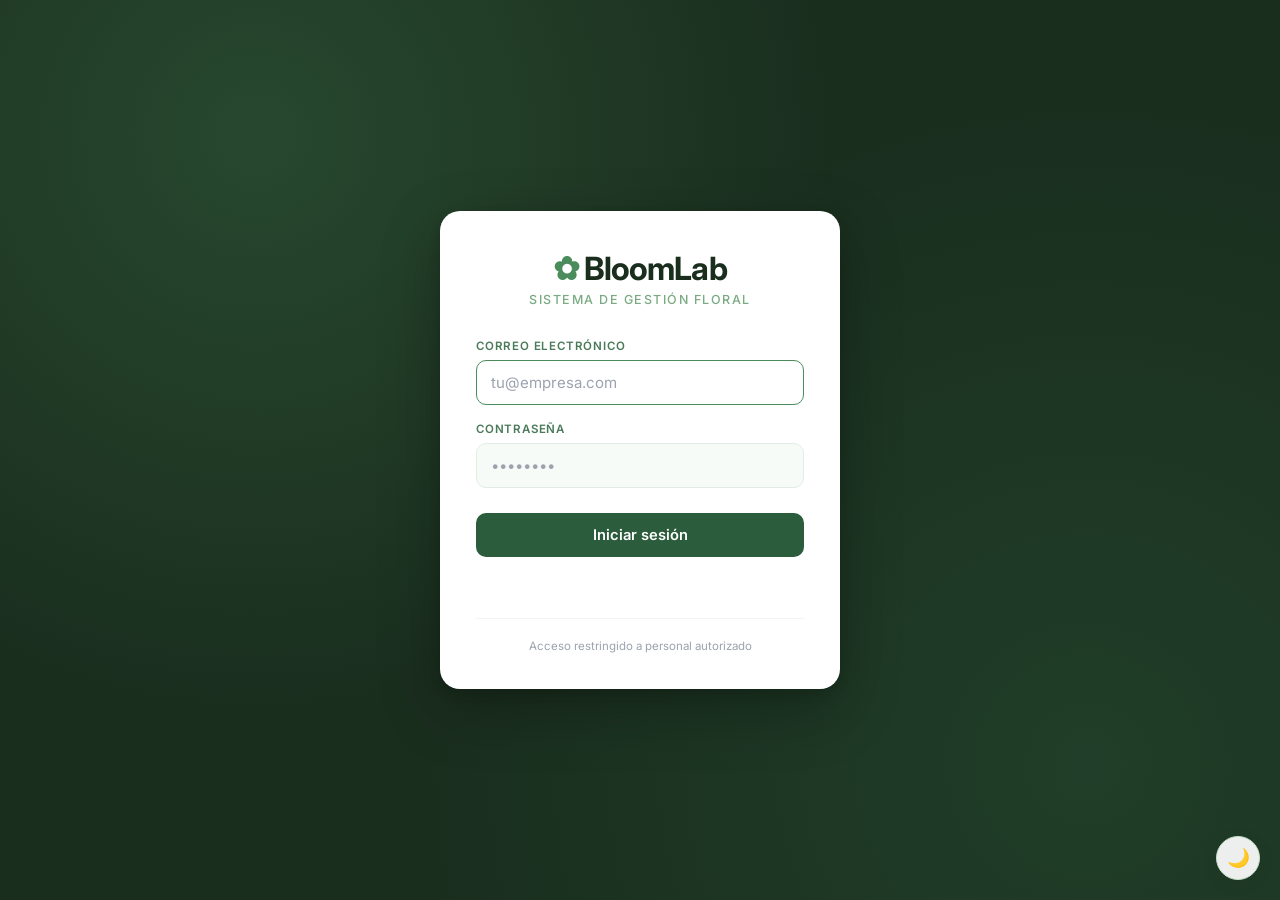
<file: app/frontend/login.html>
<!DOCTYPE html>
<html lang="es">

<head>
    <meta charset="UTF-8">
    <meta name="viewport" content="width=device-width, initial-scale=1.0">
    <title>Iniciar sesión — BloomLab</title>
    <link rel="preconnect" href="https://fonts.googleapis.com">
    <link rel="preconnect" href="https://fonts.gstatic.com" crossorigin>
    <link href="https://fonts.googleapis.com/css2?family=Inter:wght@300;400;500;600;700&display=swap" rel="stylesheet">
    <style>
        /* ═══════════════════════════════════════════
           Login — CSS propio de la pantalla.
           No depende de estilos.css ni module.css:
           es la única página fuera del layout de módulos.
           ═══════════════════════════════════════════ */

        * {
            margin: 0;
            padding: 0;
            box-sizing: border-box;
        }

        body {
            min-height: 100vh;
            display: flex;
            align-items: center;
            justify-content: center;
            padding: 1.5rem;
            font-family: 'Inter', -apple-system, BlinkMacSystemFont,
                         'Segoe UI', sans-serif;
            background: #1a2e1e;
            background-image:
                radial-gradient(circle at 20% 15%,
                    rgba(74, 140, 92, 0.28) 0%, transparent 45%),
                radial-gradient(circle at 85% 85%,
                    rgba(43, 92, 60, 0.35) 0%, transparent 50%);
            color: #1a2e1e;
        }

        .login-card {
            width: 100%;
            max-width: 400px;
            background: #ffffff;
            border-radius: 20px;
            padding: 2.5rem 2.25rem 2.25rem;
            box-shadow:
                0 4px 12px rgba(0, 0, 0, 0.12),
                0 20px 60px rgba(0, 0, 0, 0.28);
        }

        .brand {
            text-align: center;
            margin-bottom: 2rem;
        }

        .brand-logo {
            font-size: 2rem;
            font-weight: 700;
            color: #1a2e1e;
            letter-spacing: -0.03em;
            line-height: 1.1;
        }

        .brand-flor {
            color: #4a8c5c;
            margin-right: 0.15em;
        }

        .brand-sub {
            margin-top: 0.4rem;
            font-size: 0.78rem;
            font-weight: 500;
            color: #7aaa82;
            text-transform: uppercase;
            letter-spacing: 0.12em;
        }

        .form-group {
            display: flex;
            flex-direction: column;
            gap: 0.4rem;
            margin-bottom: 1.1rem;
        }

        .form-label {
            font-size: 0.72rem;
            font-weight: 600;
            color: #4a7a5a;
            text-transform: uppercase;
            letter-spacing: 0.07em;
        }

        .form-input {
            width: 100%;
            padding: 0.75rem 0.9rem;
            font-family: inherit;
            font-size: 0.94rem;
            color: #1a2e1e;
            background: #f7fbf7;
            border: 1.5px solid #e2ede5;
            border-radius: 10px;
            outline: none;
            transition: border-color 0.15s ease, background 0.15s ease;
        }

        .form-input:focus {
            border-color: #4a8c5c;
            background: #ffffff;
        }

        .form-input::placeholder {
            color: #9ca3af;
        }

        .btn {
            width: 100%;
            margin-top: 0.5rem;
            padding: 0.8rem 1rem;
            font-family: inherit;
            font-size: 0.92rem;
            font-weight: 600;
            color: #ffffff;
            background: #2b5c3c;
            border: none;
            border-radius: 10px;
            cursor: pointer;
            transition: background 0.15s ease, transform 0.1s ease;
        }

        .btn:hover:not(:disabled) {
            background: #1a2e1e;
        }

        .btn:active:not(:disabled) {
            transform: translateY(1px);
        }

        .btn:disabled {
            background: #7aaa82;
            cursor: not-allowed;
        }

        .error-msg {
            min-height: 1.2rem;
            margin-top: 0.9rem;
            font-size: 0.83rem;
            font-weight: 500;
            color: #be123c;
            text-align: center;
        }

        .pie {
            margin-top: 1.75rem;
            padding-top: 1.25rem;
            border-top: 1px solid #f0f5f0;
            font-size: 0.72rem;
            color: #9ca3af;
            text-align: center;
        }
    </style>
    <link rel="stylesheet" href="css/ui.css?v=20261120">
    <link rel="stylesheet" href="css/dark.css?v=20261120">
    <script src="js/theme.js?v=20261120"></script>
</head>

<body>

    <main class="login-card">

        <div class="brand">
            <div class="brand-logo">
                <span class="brand-flor">&#10047;</span>BloomLab
            </div>
            <div class="brand-sub">Sistema de Gestión Floral</div>
        </div>

        <div class="form-group">
            <label class="form-label" for="email">Correo electrónico</label>
            <input
                type="email"
                id="email"
                class="form-input"
                placeholder="tu@empresa.com"
                autocomplete="username"
                autofocus
            >
        </div>

        <div class="form-group">
            <label class="form-label" for="password">Contraseña</label>
            <input
                type="password"
                id="password"
                class="form-input"
                placeholder="••••••••"
                autocomplete="current-password"
            >
        </div>

        <button class="btn" id="btn-login" onclick="iniciarSesion()">
            Iniciar sesión
        </button>

        <div class="error-msg" id="error-msg"></div>

        <div class="pie">Acceso restringido a personal autorizado</div>

    </main>

    <script src="auth.js?v=20261120"></script>
    <script src="config.js?v=20261120"></script>
    <script src="js/ui.js?v=20261120"></script>
    <script src="js/login.js?v=20261120"></script>

</body>

</html>
</file>
<file: app/frontend/css/ui.css>
/* ============================================================
   BloomLab · Avisos, ventanas y tablas interactivas (js/ui.js, js/tabla.js)
   ============================================================ */

/* ── Avisos ── */
.ui-avisos {
    position: fixed;
    top: 1rem;
    right: 1rem;
    z-index: 3000;
    display: flex;
    flex-direction: column;
    gap: 0.6rem;
    width: min(380px, calc(100vw - 2rem));
}

.ui-aviso {
    display: flex;
    align-items: flex-start;
    gap: 0.6rem;
    padding: 0.8rem 0.9rem;
    border-radius: 12px;
    border: 1.5px solid #c5dfc9;
    background: #ffffff;
    color: #1a2e1e;
    font-size: 0.88rem;
    line-height: 1.4;
    box-shadow: 0 10px 30px rgba(26, 46, 30, 0.16);
    animation: ui-entrar 0.18s ease-out;
}

.ui-aviso-error { border-color: #fecdd3; background: #fff1f2; color: #9f1239; }
.ui-aviso-ok    { border-color: #6ee7b7; background: #ecfdf5; color: #065f46; }
.ui-aviso-info  { border-color: #bfdbfe; background: #eff6ff; color: #1e3a8a; }

.ui-aviso-texto { flex: 1; }
.ui-aviso-icono { line-height: 1.35; }

.ui-aviso-cerrar {
    border: none;
    background: none;
    font-size: 1.2rem;
    line-height: 1;
    cursor: pointer;
    color: inherit;
    opacity: 0.6;
    padding: 0 0.2rem;
}
.ui-aviso-cerrar:hover { opacity: 1; }

.ui-saliendo { opacity: 0; transform: translateY(-6px); transition: all 0.2s ease; }

@keyframes ui-entrar {
    from { opacity: 0; transform: translateY(-8px); }
    to   { opacity: 1; transform: none; }
}

/* ── Ventana modal ── */
.ui-modal-fondo {
    position: fixed;
    inset: 0;
    z-index: 2500;
    display: flex;
    align-items: center;
    justify-content: center;
    padding: 1rem;
    background: rgba(15, 26, 18, 0.45);
    animation: ui-aparecer 0.15s ease-out;
}

@keyframes ui-aparecer { from { opacity: 0; } to { opacity: 1; } }

.ui-modal {
    width: min(440px, 100%);
    max-height: calc(100vh - 2rem);
    overflow-y: auto;
    padding: 1.5rem;
    background: #ffffff;
    border-radius: 16px;
    box-shadow: 0 20px 60px rgba(0, 0, 0, 0.25);
}

.ui-modal-ancho { width: min(600px, 100%); }

.ui-modal-titulo {
    margin: 0 0 0.6rem;
    font-size: 1.1rem;
    color: #1a2e1e;
}

.ui-modal-mensaje {
    margin: 0 0 1.2rem;
    font-size: 0.9rem;
    line-height: 1.5;
    color: #374151;
    white-space: pre-line;
}

.ui-form-grid { padding: 0.25rem 0 0; }

.ui-area { resize: vertical; min-height: 4.5rem; }

.ui-form-error {
    min-height: 1.2rem;
    margin: 0.5rem 0 0;
    font-size: 0.84rem;
    font-weight: 500;
    color: #be123c;
}

.ui-invalido { border-color: #fb7185 !important; box-shadow: 0 0 0 3px rgba(251, 113, 133, 0.15) !important; }

.ui-modal-acciones {
    display: flex;
    justify-content: flex-end;
    gap: 0.6rem;
    margin-top: 0.75rem;
}

/* ── Barra de búsqueda de tablas ── */
.tabla-herramientas {
    display: flex;
    align-items: center;
    flex-wrap: wrap;
    gap: 0.75rem;
    padding: 1rem 1.5rem;
}

.tabla-herramientas .search-bar {
    flex: 1 1 280px;
    margin: 0;
}

.tabla-conteo {
    font-size: 0.8rem;
    font-weight: 600;
    color: #4a7a5a;
    white-space: nowrap;
}

/* ── Tabla con columnas fijas ──
   El mismo relleno en encabezado y celdas, en cualquier ancho de pantalla,
   para que cada título quede sobre su columna. */
.tabla-interactiva {
    table-layout: fixed;
}

.tabla-interactiva thead th {
    padding: 0 !important;
    vertical-align: middle;
}

.tabla-interactiva tbody td:not(.tabla-vacia) {
    padding: 0.7rem 0.75rem !important;
    overflow-wrap: anywhere;
}

.tabla-interactiva .col-der {
    text-align: right;
    white-space: nowrap;
}

.tabla-interactiva .col-nowrap {
    white-space: nowrap;
}

.tabla-interactiva .badge,
.tabla-interactiva .cat-chip {
    max-width: 100%;
    white-space: normal;
    text-align: center;
    line-height: 1.25;
}

/* Tres o cuatro botones en un solo renglón */
.tabla-interactiva .action-cell {
    display: flex;
    flex-wrap: nowrap;
    gap: 0.25rem;
    align-items: center;
}

.tabla-interactiva .action-cell .btn-sm {
    padding: 0.3rem 0.5rem;
    font-size: 0.74rem;
}

.tabla-vacia {
    padding: 1.6rem 1.25rem;
    text-align: center;
    color: #6b7280;
    font-size: 0.86rem;
}

/* ── Encabezados con orden y filtro ── */
.th-fijo {
    display: block;
    padding: 0.75rem;
}

.th-derecha .th-fijo {
    text-align: right;
}

.th-boton {
    display: flex;
    align-items: center;
    gap: 0.35rem;
    width: 100%;
    padding: 0.75rem;
    border: none;
    background: none;
    font: inherit;
    line-height: 1.25;
    color: inherit;
    text-transform: inherit;
    letter-spacing: inherit;
    cursor: pointer;
    text-align: left;
    white-space: normal;
}

/* Montos: el título termina donde terminan las cifras */
.th-derecha .th-boton {
    flex-direction: row-reverse;
    text-align: right;
    white-space: nowrap;
}

.th-boton:hover { background: rgba(74, 140, 92, 0.08); }

.th-indicador { font-size: 0.65rem; }

.th-embudo {
    margin-left: auto;
    font-size: 0.7rem;
    opacity: 0.45;
}

.th-boton:hover .th-embudo { opacity: 0.9; }
.th-filtrado .th-embudo { opacity: 1; color: #2b5c3c; font-weight: 700; }

/* ── Panel de una columna ── */
.tabla-panel {
    position: absolute;
    z-index: 2000;
    box-sizing: border-box;
    width: 260px;
    padding: 0.5rem;
    background: #ffffff;
    border: 1.5px solid #d1e8d7;
    border-radius: 12px;
    box-shadow: 0 12px 32px rgba(26, 46, 30, 0.18);
    font-size: 0.85rem;
    color: #1a2e1e;
}

.tabla-panel-orden {
    display: block;
    width: 100%;
    padding: 0.5rem 0.6rem;
    border: none;
    border-radius: 8px;
    background: none;
    font: inherit;
    color: inherit;
    text-align: left;
    cursor: pointer;
}

.tabla-panel-orden:hover { background: #eef7f0; }

.tabla-panel-sep {
    height: 1px;
    margin: 0.4rem 0;
    background: #e2ede5;
}

.tabla-panel-titulo {
    padding: 0.2rem 0.6rem 0.4rem;
    font-size: 0.7rem;
    font-weight: 700;
    text-transform: uppercase;
    letter-spacing: 0.06em;
    color: #4a7a5a;
}

.tabla-panel-buscar { margin-bottom: 0.4rem; padding: 0.45rem 0.7rem; }

.tabla-panel-todos,
.tabla-panel-valor {
    display: flex;
    align-items: center;
    gap: 0.5rem;
    padding: 0.3rem 0.6rem;
    border-radius: 6px;
    cursor: pointer;
}

.tabla-panel-valor:hover,
.tabla-panel-todos:hover { background: #f3faf4; }

.tabla-panel-valor[hidden] { display: none; }

.tabla-panel-lista {
    max-height: 210px;
    overflow-y: auto;
    border: 1px solid #e2ede5;
    border-radius: 8px;
    margin-top: 0.2rem;
}

.tabla-panel-valor span:first-of-type {
    flex: 1;
    overflow: hidden;
    text-overflow: ellipsis;
    white-space: nowrap;
}

.tabla-panel-num { font-size: 0.72rem; color: #9ca3af; }

/* Uno sobre otro: un campo de fecha no cabe a media anchura del panel */
.tabla-panel-rango {
    display: grid;
    grid-template-columns: minmax(0, 1fr);
    gap: 0.5rem;
    padding: 0 0.3rem;
}

.tabla-panel-rango label {
    display: flex;
    flex-direction: column;
    gap: 0.25rem;
    font-size: 0.72rem;
    font-weight: 600;
    color: #4a7a5a;
}

.tabla-panel-rango .form-input {
    box-sizing: border-box;
    width: 100%;
    min-width: 0;
    padding: 0.45rem 0.6rem;
}

.tabla-panel-acciones {
    display: flex;
    justify-content: flex-end;
    gap: 0.5rem;
    margin-top: 0.6rem;
}

/* Los botones con display propio no deben ignorar el atributo hidden */
.tabla-herramientas [hidden] { display: none !important; }
</file>
<file: app/frontend/css/dark.css>
/* ============================================================
   BloomLab · Modo oscuro
   Se activa con html[data-theme="dark"] (ver js/theme.js).
   Cada regla repite el selector original con el prefijo del tema
   para ganar en especificidad sin importar el orden de carga.
   ============================================================ */

/* ── Paleta ── */
html[data-theme="dark"] {
    --bl-bg:          #0f1a12;
    --bl-bg-2:        #13201a;
    --bl-surface:     #18241c;
    --bl-surface-2:   #1f2d24;
    --bl-surface-3:   #26362c;
    --bl-border:      #2a3b30;
    --bl-border-2:    #35503d;
    --bl-text:        #e6efe8;
    --bl-text-2:      #c3d2c7;
    --bl-muted:       #9fb3a5;
    --bl-faint:       #6b7f71;
    --bl-accent:      #6fbf85;
    --bl-accent-2:    #8fd1a0;
    --bl-accent-deep: #4a8c5c;

    color-scheme: dark;
    background: var(--bl-bg);
}

/* ── Botón flotante de tema (ambos modos) ── */
.theme-toggle {
    position: fixed;
    right: 1.25rem;
    bottom: 1.25rem;
    width: 44px;
    height: 44px;
    border-radius: 50%;
    border: 1.5px solid #c5dfc9;
    background: rgba(255, 255, 255, 0.92);
    color: #2b5c3c;
    font-size: 1.15rem;
    line-height: 1;
    cursor: pointer;
    display: flex;
    align-items: center;
    justify-content: center;
    box-shadow: 0 4px 14px rgba(26, 46, 30, 0.18);
    z-index: 900;
    transition: transform 0.15s ease, background 0.15s ease, border-color 0.15s ease;
}

.theme-toggle:hover {
    transform: translateY(-2px);
    border-color: #9dc9a5;
}

.theme-toggle:active {
    transform: scale(0.95);
}

html[data-theme="dark"] .theme-toggle {
    background: var(--bl-surface-2);
    border-color: var(--bl-border-2);
    color: #fcd34d;
    box-shadow: 0 4px 14px rgba(0, 0, 0, 0.45);
}

/* ============================================================
   estilos.css
   ============================================================ */

html[data-theme="dark"] body {
    background: var(--bl-bg);
    color: var(--bl-text);
}

html[data-theme="dark"] th,
html[data-theme="dark"] td {
    border-color: var(--bl-border);
}

html[data-theme="dark"] th {
    background-color: var(--bl-surface-2);
}

html[data-theme="dark"] .search-bar {
    background: var(--bl-surface-2);
    border-color: var(--bl-border);
    color: var(--bl-muted);
}

html[data-theme="dark"] .search-input {
    color: var(--bl-text);
}

html[data-theme="dark"] .search-input::placeholder {
    color: var(--bl-faint);
}

/* ============================================================
   home.css
   ============================================================ */

html[data-theme="dark"] .home-page {
    background: linear-gradient(160deg, #0f1a12 0%, #13201a 55%, #101c14 100%);
}

html[data-theme="dark"] .brand-name {
    background: linear-gradient(135deg, #8fd1a0 0%, #6fbf85 60%, #a7d3b0 100%);
    -webkit-background-clip: text;
    background-clip: text;
}

html[data-theme="dark"] .brand-tagline {
    color: var(--bl-muted);
}

html[data-theme="dark"] .menu-title {
    color: var(--bl-text);
}

html[data-theme="dark"] .menu-subtitle {
    color: var(--bl-faint);
}

html[data-theme="dark"] .menu-card {
    background: var(--bl-surface);
    border-color: var(--bl-border);
    box-shadow: 0 1px 3px rgba(0, 0, 0, 0.3), 0 4px 12px rgba(0, 0, 0, 0.25);
}

html[data-theme="dark"] .menu-card:hover {
    border-color: var(--bl-accent-deep);
    box-shadow: 0 4px 8px rgba(0, 0, 0, 0.3), 0 12px 28px rgba(0, 0, 0, 0.4);
}

html[data-theme="dark"] .card-icon,
html[data-theme="dark"] .page-icon {
    background: linear-gradient(135deg, #24382a 0%, #1d2f22 100%);
    box-shadow: inset 0 1px 2px rgba(255, 255, 255, 0.05);
}

html[data-theme="dark"] .card-title {
    color: var(--bl-text);
}

html[data-theme="dark"] .card-desc {
    color: var(--bl-muted);
}

html[data-theme="dark"] .card-arrow {
    color: var(--bl-faint);
}

html[data-theme="dark"] .menu-card:hover .card-arrow {
    color: var(--bl-accent);
}

html[data-theme="dark"] .home-footer {
    color: var(--bl-faint);
}

/* Chip de sesión (index.html) */
html[data-theme="dark"] .user-chip {
    background: var(--bl-surface-2);
    border-color: var(--bl-border-2);
    box-shadow: 0 2px 8px rgba(0, 0, 0, 0.35);
}

html[data-theme="dark"] .user-chip span {
    color: var(--bl-text);
}

html[data-theme="dark"] .user-chip button {
    background: var(--bl-accent-deep);
}

html[data-theme="dark"] .user-chip button:hover {
    background: var(--bl-accent);
    color: #0f1a12;
}

/* Calendario */
html[data-theme="dark"] .cal-section {
    background: var(--bl-surface);
    border-color: var(--bl-border);
    box-shadow: 0 1px 4px rgba(0, 0, 0, 0.3);
}

html[data-theme="dark"] .cal-title,
html[data-theme="dark"] .cal-mes {
    color: var(--bl-text);
}

html[data-theme="dark"] .cal-btn {
    background: var(--bl-surface-2);
    border-color: var(--bl-border);
    color: var(--bl-text);
}

html[data-theme="dark"] .cal-btn:hover {
    background: var(--bl-surface-3);
}

html[data-theme="dark"] .cal-link-ver-todos {
    color: var(--bl-accent);
}

html[data-theme="dark"] .cal-dia-header {
    color: var(--bl-faint);
}

html[data-theme="dark"] .cal-celda {
    background: var(--bl-surface);
    border-color: var(--bl-border);
}

html[data-theme="dark"] .cal-celda:hover {
    background: var(--bl-surface-2);
}

html[data-theme="dark"] .cal-vacio {
    background: transparent;
    border-color: transparent;
}

html[data-theme="dark"] .cal-hoy {
    background: #1b3324;
    border-color: var(--bl-accent-deep);
}

html[data-theme="dark"] .cal-num {
    color: var(--bl-text-2);
}

html[data-theme="dark"] .cal-hoy .cal-num {
    color: var(--bl-accent-2);
}

/* Colores por estatus (leyenda y chips del calendario) */
html[data-theme="dark"] .estatus-cotizacion {
    background: rgba(96, 165, 250, 0.16);
    color: #93c5fd;
    border-color: #60a5fa;
}

html[data-theme="dark"] .estatus-confirmado {
    background: rgba(52, 211, 153, 0.16);
    color: #6ee7b7;
    border-color: #34d399;
}

html[data-theme="dark"] .estatus-pendiente {
    background: rgba(251, 191, 36, 0.16);
    color: #fcd34d;
    border-color: #fbbf24;
}

html[data-theme="dark"] .estatus-cancelado {
    background: rgba(248, 113, 113, 0.16);
    color: #fca5a5;
    border-color: #f87171;
}

/* ============================================================
   module.css
   ============================================================ */

html[data-theme="dark"] .module-page {
    background: linear-gradient(160deg, #0f1a12 0%, #13201a 55%, #101c14 100%);
    color: var(--bl-text);
}

html[data-theme="dark"] .back-link {
    color: var(--bl-accent);
}

html[data-theme="dark"] .back-link:hover {
    color: var(--bl-accent-2);
}

html[data-theme="dark"] .page-title {
    background: linear-gradient(135deg, #8fd1a0 0%, #6fbf85 100%);
    -webkit-background-clip: text;
    background-clip: text;
}

html[data-theme="dark"] .page-subtitle {
    color: var(--bl-muted);
}

html[data-theme="dark"] .card {
    background: var(--bl-surface);
    border-color: var(--bl-border);
    box-shadow: 0 1px 3px rgba(0, 0, 0, 0.3), 0 4px 16px rgba(0, 0, 0, 0.28);
}

html[data-theme="dark"] .card-head {
    border-bottom-color: var(--bl-border);
}

html[data-theme="dark"] .card-head .card-title {
    color: var(--bl-text);
}

html[data-theme="dark"] .card-head .card-subtitle {
    color: var(--bl-muted);
}

/* Tablas (compartidas y específicas por página) */
html[data-theme="dark"] .module-table thead th,
html[data-theme="dark"] #tabla-eventos thead th,
html[data-theme="dark"] #tabla-clientes thead th,
html[data-theme="dark"] #tabla-insumos thead th,
html[data-theme="dark"] #tabla-arreglos thead th,
html[data-theme="dark"] #tabla-detalle thead th,
html[data-theme="dark"] #tabla-eventos-cliente thead th,
html[data-theme="dark"] #tabla-usuarios thead th,
html[data-theme="dark"] #tabla-evento-arreglos thead th,
html[data-theme="dark"] #tabla-pagos thead th,
html[data-theme="dark"] #tabla-gastos-reales thead th,
html[data-theme="dark"] .tabla-reporte thead th {
    background: var(--bl-surface-2);
    color: var(--bl-muted);
    border-bottom-color: var(--bl-border);
}

html[data-theme="dark"] .module-table tbody tr,
html[data-theme="dark"] #tabla-eventos tbody tr,
html[data-theme="dark"] #tabla-clientes tbody tr,
html[data-theme="dark"] #tabla-insumos tbody tr,
html[data-theme="dark"] #tabla-arreglos tbody tr,
html[data-theme="dark"] #tabla-detalle tbody tr,
html[data-theme="dark"] #tabla-eventos-cliente tbody tr,
html[data-theme="dark"] #tabla-usuarios tbody tr,
html[data-theme="dark"] #tabla-evento-arreglos tbody tr,
html[data-theme="dark"] #tabla-pagos tbody tr,
html[data-theme="dark"] #tabla-gastos-reales tbody tr,
html[data-theme="dark"] .tabla-reporte tbody tr {
    border-bottom-color: var(--bl-border);
}

html[data-theme="dark"] .module-table tbody tr:hover,
html[data-theme="dark"] #tabla-eventos tbody tr:hover,
html[data-theme="dark"] #tabla-clientes tbody tr:hover,
html[data-theme="dark"] #tabla-insumos tbody tr:hover,
html[data-theme="dark"] #tabla-arreglos tbody tr:hover,
html[data-theme="dark"] #tabla-detalle tbody tr:hover,
html[data-theme="dark"] #tabla-usuarios tbody tr:hover,
html[data-theme="dark"] #tabla-evento-arreglos tbody tr:hover,
html[data-theme="dark"] #tabla-pagos tbody tr:hover,
html[data-theme="dark"] #tabla-gastos-reales tbody tr:hover,
html[data-theme="dark"] #tabla-eventos-cliente tbody tr:not(.fila-con-saldo):not(.fila-liquidada):hover,
html[data-theme="dark"] .tabla-reporte tbody tr:not(.fila-perdida):not(.fila-buena):hover {
    background: var(--bl-surface-2);
}

html[data-theme="dark"] .module-table tbody td,
html[data-theme="dark"] #tabla-eventos tbody td,
html[data-theme="dark"] #tabla-clientes tbody td,
html[data-theme="dark"] #tabla-insumos tbody td,
html[data-theme="dark"] #tabla-arreglos tbody td,
html[data-theme="dark"] #tabla-detalle tbody td,
html[data-theme="dark"] #tabla-eventos-cliente tbody td,
html[data-theme="dark"] #tabla-usuarios tbody td,
html[data-theme="dark"] #tabla-evento-arreglos tbody td,
html[data-theme="dark"] #tabla-pagos tbody td,
html[data-theme="dark"] #tabla-gastos-reales tbody td,
html[data-theme="dark"] .tabla-reporte tbody td {
    color: var(--bl-text-2);
}

/* Columnas "código" / secundarias (gris) */
html[data-theme="dark"] #tabla-arreglos tbody td:nth-child(1),
html[data-theme="dark"] #tabla-arreglos tbody td:nth-child(5),
html[data-theme="dark"] #tabla-insumos tbody td:nth-child(1),
html[data-theme="dark"] #tabla-clientes tbody td:nth-child(2),
html[data-theme="dark"] #tabla-detalle tbody td:nth-child(1),
html[data-theme="dark"] #tabla-detalle tbody td:nth-child(6),
html[data-theme="dark"] #tabla-eventos-cliente tbody td:nth-child(1),
html[data-theme="dark"] #tabla-usuarios tbody td:nth-child(2),
html[data-theme="dark"] #tabla-usuarios tbody td:nth-child(4),
html[data-theme="dark"] #tabla-evento-arreglos tbody td:nth-child(1),
html[data-theme="dark"] #tabla-pagos tbody td:nth-child(1),
html[data-theme="dark"] #tabla-gastos-reales tbody td:nth-child(1) {
    color: var(--bl-muted);
}

/* Columnas "nombre" (texto principal) */
html[data-theme="dark"] #tabla-arreglos tbody td:nth-child(2),
html[data-theme="dark"] #tabla-insumos tbody td:nth-child(2),
html[data-theme="dark"] #tabla-eventos tbody td:nth-child(1),
html[data-theme="dark"] #tabla-detalle tbody td:nth-child(2),
html[data-theme="dark"] #tabla-eventos-cliente tbody td:nth-child(2),
html[data-theme="dark"] #tabla-usuarios tbody td:nth-child(1),
html[data-theme="dark"] #tabla-evento-arreglos tbody td:nth-child(2),
html[data-theme="dark"] .tabla-reporte tbody td:first-child,
html[data-theme="dark"] .client-name-text {
    color: var(--bl-text);
}

/* Columnas de importe (verde) */
html[data-theme="dark"] #tabla-arreglos tbody td:nth-child(4),
html[data-theme="dark"] #tabla-insumos tbody td:nth-child(5),
html[data-theme="dark"] #tabla-eventos tbody td:nth-child(3),
html[data-theme="dark"] #tabla-eventos tbody td:nth-child(7),
html[data-theme="dark"] #tabla-detalle tbody td:nth-child(5),
html[data-theme="dark"] #tabla-pagos tbody td:nth-child(4),
html[data-theme="dark"] #tabla-gastos-reales tbody td:nth-child(4),
html[data-theme="dark"] .valor-positivo,
html[data-theme="dark"] .info-value-date,
html[data-theme="dark"] .info-value-cost {
    color: var(--bl-accent);
}

html[data-theme="dark"] .cost-prefix,
html[data-theme="dark"] .money-prefix,
html[data-theme="dark"] .cost-currency {
    color: var(--bl-accent-2);
}

html[data-theme="dark"] .merma-suffix,
html[data-theme="dark"] .sin-dato,
html[data-theme="dark"] .tabla-vacia,
html[data-theme="dark"] .deuda-cero,
html[data-theme="dark"] .estado-inactivo,
html[data-theme="dark"] .reembolsable-no,
html[data-theme="dark"] .nota-password,
html[data-theme="dark"] .text-muted,
html[data-theme="dark"] .rango-flecha,
html[data-theme="dark"] .rango-pct,
html[data-theme="dark"] .rango-label,
html[data-theme="dark"] .input-sufijo,
html[data-theme="dark"] .input-prefijo,
html[data-theme="dark"] .input-hint {
    color: var(--bl-muted);
}

html[data-theme="dark"] .mes-mono,
html[data-theme="dark"] .info-value-mono {
    color: var(--bl-accent);
}

/* Badges de estatus */
html[data-theme="dark"] .badge-cotizacion {
    background: rgba(251, 191, 36, 0.14);
    color: #fcd34d;
    border-color: rgba(251, 191, 36, 0.45);
}

html[data-theme="dark"] .badge-confirmado {
    background: rgba(52, 211, 153, 0.14);
    color: #6ee7b7;
    border-color: rgba(52, 211, 153, 0.45);
}

html[data-theme="dark"] .badge-completado {
    background: rgba(96, 165, 250, 0.14);
    color: #93c5fd;
    border-color: rgba(96, 165, 250, 0.45);
}

html[data-theme="dark"] .badge-cancelado {
    background: rgba(248, 113, 113, 0.14);
    color: #fca5a5;
    border-color: rgba(248, 113, 113, 0.45);
}

html[data-theme="dark"] .badge-default {
    background: rgba(156, 163, 175, 0.12);
    color: #b8c2cc;
    border-color: rgba(156, 163, 175, 0.35);
}

/* Chips verdes genéricos */
html[data-theme="dark"] .cat-chip,
html[data-theme="dark"] .tipo-chip,
html[data-theme="dark"] .metodo-chip,
html[data-theme="dark"] .categoria-chip,
html[data-theme="dark"] .rol-vendedor {
    background: rgba(111, 191, 133, 0.14);
    color: var(--bl-accent-2);
    border-color: rgba(111, 191, 133, 0.4);
}

html[data-theme="dark"] .comision-chip,
html[data-theme="dark"] .es-tu-usuario {
    background: rgba(52, 211, 153, 0.14);
    color: #6ee7b7;
    border-color: rgba(52, 211, 153, 0.45);
}

html[data-theme="dark"] .rol-admin {
    background: var(--bl-accent-2);
    color: #0f1a12;
    border-color: var(--bl-accent-2);
}

html[data-theme="dark"] .rol-director {
    background: rgba(167, 139, 250, 0.14);
    color: #c4b5fd;
    border-color: rgba(167, 139, 250, 0.45);
}

html[data-theme="dark"] .client-avatar {
    background: linear-gradient(135deg, #24382a 0%, #2f4a37 100%);
    color: var(--bl-accent-2);
    border-color: var(--bl-border-2);
}

html[data-theme="dark"] .contact-link,
html[data-theme="dark"] .enlace-evento:hover {
    color: var(--bl-accent);
}

html[data-theme="dark"] .contact-link:hover {
    color: var(--bl-accent-2);
}

html[data-theme="dark"] .enlace-evento {
    color: var(--bl-text);
    border-bottom-color: var(--bl-faint);
}

html[data-theme="dark"] .deuda-pendiente,
html[data-theme="dark"] .saldo-pendiente,
html[data-theme="dark"] .valor-negativo,
html[data-theme="dark"] .dato-margen-bajo {
    color: #fb7185;
}

html[data-theme="dark"] .saldo-cero,
html[data-theme="dark"] .estado-activo {
    color: #6ee7b7;
}

html[data-theme="dark"] .reembolsable-si {
    color: #93c5fd;
}

html[data-theme="dark"] .fila-inactiva {
    background: var(--bl-bg-2);
}

html[data-theme="dark"] .fila-con-saldo,
html[data-theme="dark"] .fila-perdida {
    background: rgba(248, 113, 113, 0.08);
}

html[data-theme="dark"] .fila-con-saldo:hover,
html[data-theme="dark"] .fila-perdida:hover {
    background: rgba(248, 113, 113, 0.14);
}

html[data-theme="dark"] .fila-liquidada,
html[data-theme="dark"] .fila-buena {
    background: rgba(52, 211, 153, 0.08);
}

html[data-theme="dark"] .fila-liquidada:hover,
html[data-theme="dark"] .fila-buena:hover {
    background: rgba(52, 211, 153, 0.14);
}

/* Formularios */
html[data-theme="dark"] .form-label {
    color: var(--bl-muted);
}

html[data-theme="dark"] .form-input,
html[data-theme="dark"] .form-select {
    background: var(--bl-bg-2);
    border-color: var(--bl-border-2);
    color: var(--bl-text);
}

html[data-theme="dark"] .form-input:focus,
html[data-theme="dark"] .form-select:focus {
    background: var(--bl-surface-2);
    border-color: var(--bl-accent);
    box-shadow: 0 0 0 3px rgba(111, 191, 133, 0.2);
}

html[data-theme="dark"] .form-input::placeholder {
    color: var(--bl-faint);
}

html[data-theme="dark"] .form-select {
    background-image: url("data:image/svg+xml,%3Csvg xmlns='http://www.w3.org/2000/svg' width='12' height='7' viewBox='0 0 12 7'%3E%3Cpath fill='none' stroke='%236fbf85' stroke-width='1.5' stroke-linecap='round' stroke-linejoin='round' d='M1 1l5 5 5-5'/%3E%3C/svg%3E");
}

html[data-theme="dark"] .form-select option {
    background: var(--bl-surface);
    color: var(--bl-text);
}

html[data-theme="dark"] .check-row label {
    color: var(--bl-text-2);
}

html[data-theme="dark"] .check-row input {
    accent-color: var(--bl-accent);
}

html[data-theme="dark"] .form-section-divider {
    color: var(--bl-muted);
}

html[data-theme="dark"] .form-section-divider::before,
html[data-theme="dark"] .form-section-divider::after {
    background: var(--bl-border);
}

html[data-theme="dark"] .input-hint.hint-ok    { color: var(--bl-accent); }
html[data-theme="dark"] .input-hint.hint-warn  { color: #fbbf24; }
html[data-theme="dark"] .input-hint.hint-error { color: #fb7185; }

/* Botones */
html[data-theme="dark"] .btn-primary {
    background: linear-gradient(135deg, #2f6a44 0%, #4a8c5c 100%);
    box-shadow: 0 2px 8px rgba(0, 0, 0, 0.35);
}

html[data-theme="dark"] .btn-primary:hover {
    background: linear-gradient(135deg, #3a7a50 0%, #5aa06c 100%);
    box-shadow: 0 4px 14px rgba(0, 0, 0, 0.45);
}

html[data-theme="dark"] .btn-secondary {
    background: var(--bl-surface-2);
    color: var(--bl-accent-2);
    border-color: var(--bl-border-2);
}

html[data-theme="dark"] .btn-secondary:hover {
    background: var(--bl-surface-3);
    border-color: var(--bl-accent-deep);
}

html[data-theme="dark"] .btn-danger {
    background: rgba(248, 113, 113, 0.12);
    color: #fca5a5;
    border-color: rgba(248, 113, 113, 0.4);
}

html[data-theme="dark"] .btn-danger:hover {
    background: rgba(248, 113, 113, 0.2);
    border-color: #f87171;
}

/* Gastos, rangos y negociación */
html[data-theme="dark"] .gasto-item,
html[data-theme="dark"] .precio-rangos {
    background: var(--bl-surface-2);
    border-color: var(--bl-border);
}

html[data-theme="dark"] .gasto-label {
    color: var(--bl-muted);
}

html[data-theme="dark"] .gasto-valor,
html[data-theme="dark"] .rango-valor {
    color: var(--bl-text);
}

html[data-theme="dark"] .rango-minimo {
    background: rgba(248, 113, 113, 0.1);
    border-color: rgba(248, 113, 113, 0.35);
}

html[data-theme="dark"] .rango-objetivo {
    background: linear-gradient(135deg, #1f3a28, #24472f);
    border-color: var(--bl-accent-deep);
}

/* ============================================================
   Bloques compartidos por las páginas de detalle
   ============================================================ */

html[data-theme="dark"] .info-item {
    border-bottom-color: var(--bl-border);
}

html[data-theme="dark"] .info-label,
html[data-theme="dark"] .kpi-label {
    color: var(--bl-muted);
}

html[data-theme="dark"] .info-value,
html[data-theme="dark"] .kpi-value {
    color: var(--bl-text);
}

html[data-theme="dark"] .section-label {
    color: var(--bl-muted);
}

html[data-theme="dark"] .section-label::after {
    background: linear-gradient(to right, var(--bl-border-2), transparent);
}

html[data-theme="dark"] .kpi-card {
    background: var(--bl-surface);
    border-color: var(--bl-border);
    box-shadow: 0 1px 3px rgba(0, 0, 0, 0.3), 0 2px 10px rgba(0, 0, 0, 0.25);
}

html[data-theme="dark"] .kpi-card:hover {
    box-shadow: 0 4px 12px rgba(0, 0, 0, 0.35), 0 8px 24px rgba(0, 0, 0, 0.35);
}

/* KPI: neutros */
html[data-theme="dark"] .kpi-eventos,
html[data-theme="dark"] .kpi-base {
    background: var(--bl-surface-2);
    border-color: var(--bl-border);
}
html[data-theme="dark"] .kpi-eventos .kpi-label,
html[data-theme="dark"] .kpi-base .kpi-label { color: var(--bl-muted); }
html[data-theme="dark"] .kpi-eventos .kpi-value,
html[data-theme="dark"] .kpi-base .kpi-value { color: var(--bl-text); }

/* KPI: verde claro (confirmados, utilidad, final) */
html[data-theme="dark"] .kpi-confirmados,
html[data-theme="dark"] .kpi-utilidad,
html[data-theme="dark"] .kpi-final,
html[data-theme="dark"] .kpi-utilidad-positiva {
    background: linear-gradient(135deg, #1f3a28 0%, #24472f 100%);
    border-color: var(--bl-accent-deep);
}
html[data-theme="dark"] .kpi-confirmados .kpi-label,
html[data-theme="dark"] .kpi-utilidad .kpi-label,
html[data-theme="dark"] .kpi-final .kpi-label,
html[data-theme="dark"] .kpi-utilidad-positiva .kpi-label { color: var(--bl-accent); }
html[data-theme="dark"] .kpi-confirmados .kpi-value,
html[data-theme="dark"] .kpi-utilidad .kpi-value,
html[data-theme="dark"] .kpi-final .kpi-value,
html[data-theme="dark"] .kpi-utilidad-positiva .kpi-value { color: var(--bl-accent-2); }

/* KPI: verde oscuro (facturado, ingresos, acordado) — ya son oscuros, se aclaran un poco */
html[data-theme="dark"] .kpi-facturado,
html[data-theme="dark"] .kpi-ingresos,
html[data-theme="dark"] .kpi-acordado {
    background: linear-gradient(135deg, #2b5c3c 0%, #3f7a52 100%);
}

/* KPI: precio sugerido */
html[data-theme="dark"] .kpi-sugerido {
    background: linear-gradient(135deg, #2f6a44 0%, #3f7a52 50%, #4a8c5c 100%);
    box-shadow: 0 4px 16px rgba(0, 0, 0, 0.4);
}

/* KPI: esmeralda (cobrado, pagado, saldado) */
html[data-theme="dark"] .kpi-cobrado,
html[data-theme="dark"] .kpi-pagado,
html[data-theme="dark"] .kpi-deuda-saldada,
html[data-theme="dark"] .kpi-saldo-liquidado,
html[data-theme="dark"] .kpi-cartera-limpia {
    background: rgba(52, 211, 153, 0.1);
    border-color: rgba(52, 211, 153, 0.4);
}
html[data-theme="dark"] .kpi-cobrado .kpi-label,
html[data-theme="dark"] .kpi-pagado .kpi-label,
html[data-theme="dark"] .kpi-deuda-saldada .kpi-label,
html[data-theme="dark"] .kpi-saldo-liquidado .kpi-label,
html[data-theme="dark"] .kpi-cartera-limpia .kpi-label { color: #34d399; }
html[data-theme="dark"] .kpi-cobrado .kpi-value,
html[data-theme="dark"] .kpi-pagado .kpi-value,
html[data-theme="dark"] .kpi-deuda-saldada .kpi-value,
html[data-theme="dark"] .kpi-saldo-liquidado .kpi-value,
html[data-theme="dark"] .kpi-cartera-limpia .kpi-value { color: #6ee7b7; }

/* KPI: rojo (deuda, mínimo, utilidad negativa, cartera pendiente) */
html[data-theme="dark"] .kpi-deuda-pendiente,
html[data-theme="dark"] .kpi-minimo,
html[data-theme="dark"] .kpi-saldo-deuda,
html[data-theme="dark"] .kpi-utilidad-negativa,
html[data-theme="dark"] .kpi-cartera-pendiente {
    background: rgba(248, 113, 113, 0.1);
    border-color: rgba(248, 113, 113, 0.4);
}
html[data-theme="dark"] .kpi-deuda-pendiente .kpi-label,
html[data-theme="dark"] .kpi-minimo .kpi-label,
html[data-theme="dark"] .kpi-saldo-deuda .kpi-label,
html[data-theme="dark"] .kpi-utilidad-negativa .kpi-label,
html[data-theme="dark"] .kpi-cartera-pendiente .kpi-label { color: #f87171; }
html[data-theme="dark"] .kpi-deuda-pendiente .kpi-value,
html[data-theme="dark"] .kpi-minimo .kpi-value,
html[data-theme="dark"] .kpi-saldo-deuda .kpi-value,
html[data-theme="dark"] .kpi-utilidad-negativa .kpi-value,
html[data-theme="dark"] .kpi-cartera-pendiente .kpi-value { color: #fca5a5; }

/* KPI: naranja (costos, gastos) */
html[data-theme="dark"] .kpi-costos,
html[data-theme="dark"] .kpi-gastos {
    background: rgba(251, 146, 60, 0.1);
    border-color: rgba(251, 146, 60, 0.4);
}
html[data-theme="dark"] .kpi-costos .kpi-label,
html[data-theme="dark"] .kpi-gastos .kpi-label { color: #fb923c; }
html[data-theme="dark"] .kpi-costos .kpi-value,
html[data-theme="dark"] .kpi-gastos .kpi-value { color: #fdba74; }

/* KPI: morado (margen, comisión) */
html[data-theme="dark"] .kpi-margen,
html[data-theme="dark"] .kpi-comision {
    background: rgba(167, 139, 250, 0.1);
    border-color: rgba(167, 139, 250, 0.4);
}
html[data-theme="dark"] .kpi-margen .kpi-label,
html[data-theme="dark"] .kpi-comision .kpi-label { color: #a78bfa; }
html[data-theme="dark"] .kpi-margen .kpi-value,
html[data-theme="dark"] .kpi-comision .kpi-value { color: #c4b5fd; }

/* KPI: ámbar (importe) */
html[data-theme="dark"] .kpi-importe {
    background: rgba(251, 191, 36, 0.1);
    border-color: rgba(251, 191, 36, 0.4);
}
html[data-theme="dark"] .kpi-importe .kpi-label { color: #fbbf24; }
html[data-theme="dark"] .kpi-importe .kpi-value { color: #fcd34d; }

/* KPI: azul (reembolsable) */
html[data-theme="dark"] .kpi-reembolsable {
    background: rgba(96, 165, 250, 0.1);
    border-color: rgba(96, 165, 250, 0.4);
}
html[data-theme="dark"] .kpi-reembolsable .kpi-label { color: #60a5fa; }
html[data-theme="dark"] .kpi-reembolsable .kpi-value { color: #93c5fd; }

/* Banners y avisos */
html[data-theme="dark"] .banner-contrato,
html[data-theme="dark"] .banner-warn {
    background: rgba(251, 191, 36, 0.12);
    border-color: rgba(251, 191, 36, 0.45);
    color: #fcd34d;
}

html[data-theme="dark"] .banner-ok {
    background: rgba(52, 211, 153, 0.12);
    border-color: rgba(52, 211, 153, 0.45);
    color: #6ee7b7;
}

html[data-theme="dark"] .banner-error,
html[data-theme="dark"] .error-seccion {
    background: rgba(248, 113, 113, 0.12);
    border-color: rgba(248, 113, 113, 0.45);
    color: #fca5a5;
}

/* Panel del director */
html[data-theme="dark"] .panel-director {
    background: linear-gradient(135deg, #2a2412 0%, #24200f 100%);
    border-color: rgba(251, 191, 36, 0.5);
}

html[data-theme="dark"] .panel-director .card-title {
    color: #fcd34d;
}

html[data-theme="dark"] .dato-autorizacion {
    background: rgba(0, 0, 0, 0.25);
    border-color: rgba(251, 191, 36, 0.4);
}

html[data-theme="dark"] .dato-autorizacion-label {
    color: #fbbf24;
}

html[data-theme="dark"] .dato-autorizacion-valor {
    color: #fcd34d;
}

/* Modales */
html[data-theme="dark"] .modal-fondo {
    background: rgba(0, 0, 0, 0.65);
}

html[data-theme="dark"] .modal-card {
    background: var(--bl-surface);
    box-shadow: 0 20px 60px rgba(0, 0, 0, 0.6);
}

html[data-theme="dark"] .modal-titulo {
    color: var(--bl-text);
}

/* ============================================================
   login.html
   ============================================================ */

html[data-theme="dark"] .login-card {
    background: var(--bl-surface);
    box-shadow: 0 4px 12px rgba(0, 0, 0, 0.4), 0 20px 60px rgba(0, 0, 0, 0.6);
}

html[data-theme="dark"] .login-card .brand-logo {
    color: var(--bl-text);
}

html[data-theme="dark"] .login-card .brand-flor {
    color: var(--bl-accent);
}

html[data-theme="dark"] .login-card .brand-sub {
    color: var(--bl-muted);
}

html[data-theme="dark"] .login-card .form-input {
    background: var(--bl-bg-2);
    border-color: var(--bl-border-2);
    color: var(--bl-text);
}

html[data-theme="dark"] .login-card .form-input:focus {
    background: var(--bl-surface-2);
    border-color: var(--bl-accent);
}

html[data-theme="dark"] .login-card .btn {
    background: var(--bl-accent-deep);
}

html[data-theme="dark"] .login-card .btn:hover:not(:disabled) {
    background: var(--bl-accent);
    color: #0f1a12;
}

html[data-theme="dark"] .login-card .btn:disabled {
    background: var(--bl-border-2);
}

html[data-theme="dark"] .login-card .error-msg {
    color: #fb7185;
}

html[data-theme="dark"] .login-card .pie {
    border-top-color: var(--bl-border);
    color: var(--bl-faint);
}

/* ============================================================
   Lista de compras (detalle_evento.html)
   ============================================================ */

html[data-theme="dark"] #tabla-plan-compras tfoot td {
    color: var(--bl-text);
    border-top-color: var(--bl-border);
}

html[data-theme="dark"] .plan-nombre {
    color: var(--bl-text);
}

html[data-theme="dark"] .plan-sub,
html[data-theme="dark"] .gasto-nota,
html[data-theme="dark"] .dif-cero {
    color: var(--bl-muted);
}

html[data-theme="dark"] .dif-mas {
    color: #fb7185;
}

html[data-theme="dark"] .dif-menos {
    color: #6ee7b7;
}

html[data-theme="dark"] .chip-no-planeado {
    background: rgba(251, 191, 36, 0.14);
    color: #fcd34d;
    border-color: rgba(251, 191, 36, 0.45);
}

/* ============================================================
   Búsqueda y sugerencias (js/buscador.js)
   ============================================================ */

html[data-theme="dark"] mark {
    background: rgba(251, 191, 36, 0.35);
    color: #fef3c7;
}

html[data-theme="dark"] .search-count {
    color: var(--bl-accent);
}

html[data-theme="dark"] .combo-lista {
    background: var(--bl-surface);
    border-color: var(--bl-border-2);
    box-shadow: 0 10px 30px rgba(0, 0, 0, 0.5);
}

html[data-theme="dark"] .combo-lista [role=option][aria-selected=true],
html[data-theme="dark"] .combo-lista [role=option]:hover {
    background: var(--bl-surface-3);
}

html[data-theme="dark"] .combo-nombre {
    color: var(--bl-text);
}

html[data-theme="dark"] .combo-codigo,
html[data-theme="dark"] .combo-meta,
html[data-theme="dark"] .combo-vacio,
html[data-theme="dark"] .combo-mas {
    color: var(--bl-muted);
}

html[data-theme="dark"] .combo-mas {
    border-top-color: var(--bl-border);
}

html[data-theme="dark"] .combo-ya {
    background: var(--bl-surface-3);
    color: var(--bl-accent-2);
}


/* ============================================================
   Resultado del evento, comisión y configuración
   ============================================================ */

html[data-theme="dark"] .resultado-item {
    background: var(--bl-surface);
    border-color: var(--bl-border);
    box-shadow: 0 2px 10px rgba(0, 0, 0, 0.3);
}

html[data-theme="dark"] .resultado-label,
html[data-theme="dark"] .preview-label {
    color: var(--bl-muted);
}

html[data-theme="dark"] .resultado-valor,
html[data-theme="dark"] .preview-valor,
html[data-theme="dark"] #tabla-evento-arreglos tfoot td,
html[data-theme="dark"] .parametro-nombre {
    color: var(--bl-text);
}

html[data-theme="dark"] .resultado-nota,
html[data-theme="dark"] .kpi-sub,
html[data-theme="dark"] .parametro-descripcion,
html[data-theme="dark"] .parametro-cambio {
    color: var(--bl-muted);
}

html[data-theme="dark"] .estado-ok {
    background: linear-gradient(135deg, #1f3a28 0%, #24472f 100%);
    border-color: var(--bl-accent-deep);
}
html[data-theme="dark"] .estado-ok .resultado-valor,
html[data-theme="dark"] .preview-item.estado-ok .preview-valor { color: var(--bl-accent-2); }

html[data-theme="dark"] .estado-medio {
    background: rgba(251, 191, 36, 0.1);
    border-color: rgba(251, 191, 36, 0.4);
}
html[data-theme="dark"] .estado-medio .resultado-valor,
html[data-theme="dark"] .preview-item.estado-medio .preview-valor { color: #fcd34d; }

html[data-theme="dark"] .estado-bajo {
    background: rgba(248, 113, 113, 0.1);
    border-color: rgba(248, 113, 113, 0.4);
}
html[data-theme="dark"] .estado-bajo .resultado-valor,
html[data-theme="dark"] .preview-item.estado-bajo .preview-valor { color: #fca5a5; }

html[data-theme="dark"] .preview-item.estado-ok,
html[data-theme="dark"] .preview-item.estado-medio,
html[data-theme="dark"] .preview-item.estado-bajo {
    background: none;
    border: none;
}

html[data-theme="dark"] .preview-negociacion,
html[data-theme="dark"] .explicacion .formula {
    background: var(--bl-surface-2);
    border-color: var(--bl-border);
    color: var(--bl-text);
}

html[data-theme="dark"] #tabla-evento-arreglos .col-ganancia {
    color: #6ee7b7;
}

html[data-theme="dark"] #tabla-evento-arreglos .col-final {
    color: var(--bl-accent-2);
    background: rgba(111, 191, 133, 0.08);
}

html[data-theme="dark"] #tabla-evento-arreglos .sub-celda {
    color: var(--bl-muted);
}

html[data-theme="dark"] #tabla-evento-arreglos .col-comision {
    color: #c4b5fd;
}

html[data-theme="dark"] #tabla-evento-arreglos tfoot td,
html[data-theme="dark"] .parametro {
    border-color: var(--bl-border);
}

html[data-theme="dark"] .explicacion {
    color: var(--bl-text-2);
}

html[data-theme="dark"] .aviso-solo-lectura {
    background: rgba(251, 191, 36, 0.12);
    border-color: rgba(251, 191, 36, 0.45);
    color: #fcd34d;
}

html[data-theme="dark"] .mensaje-ok    { color: #6ee7b7; }
html[data-theme="dark"] .mensaje-error { color: #fca5a5; }

html[data-theme="dark"] #tabla-evento-arreglos .obs-arreglo {
    color: var(--bl-muted);
}

/* ============================================================
   Avisos, ventanas y tablas interactivas (css/ui.css)
   ============================================================ */

html[data-theme="dark"] .ui-aviso {
    background: var(--bl-surface-2);
    border-color: var(--bl-border-2);
    color: var(--bl-text);
    box-shadow: 0 10px 30px rgba(0, 0, 0, 0.5);
}
html[data-theme="dark"] .ui-aviso-error { background: #3a1d22; border-color: rgba(248, 113, 113, 0.5); color: #fecaca; }
html[data-theme="dark"] .ui-aviso-ok    { background: #163225; border-color: rgba(52, 211, 153, 0.5); color: #a7f3d0; }
html[data-theme="dark"] .ui-aviso-info  { background: #172540; border-color: rgba(96, 165, 250, 0.5); color: #bfdbfe; }

html[data-theme="dark"] .ui-modal-fondo { background: rgba(0, 0, 0, 0.65); }

html[data-theme="dark"] .ui-modal,
html[data-theme="dark"] .tabla-panel {
    background: var(--bl-surface);
    border-color: var(--bl-border-2);
    color: var(--bl-text);
    box-shadow: 0 20px 60px rgba(0, 0, 0, 0.6);
}

html[data-theme="dark"] .ui-modal-titulo { color: var(--bl-text); }
html[data-theme="dark"] .ui-modal-mensaje { color: var(--bl-text-2); }
html[data-theme="dark"] .ui-form-error { color: #fda4af; }

html[data-theme="dark"] .tabla-conteo,
html[data-theme="dark"] .tabla-panel-titulo,
html[data-theme="dark"] .tabla-panel-rango label { color: var(--bl-muted); }

html[data-theme="dark"] .th-boton:hover,
html[data-theme="dark"] .tabla-panel-orden:hover,
html[data-theme="dark"] .tabla-panel-valor:hover,
html[data-theme="dark"] .tabla-panel-todos:hover { background: var(--bl-surface-3); }

html[data-theme="dark"] .th-filtrado .th-embudo { color: var(--bl-accent); }

html[data-theme="dark"] .tabla-panel-sep,
html[data-theme="dark"] .tabla-panel-lista { background: transparent; border-color: var(--bl-border); }
html[data-theme="dark"] .tabla-panel-sep { background: var(--bl-border); }
html[data-theme="dark"] .tabla-panel-num { color: var(--bl-faint); }

html[data-theme="dark"] .nota-precio-acordado {
    background: rgba(240, 180, 80, 0.14);
    color: #f0c27a;
}
</file>
